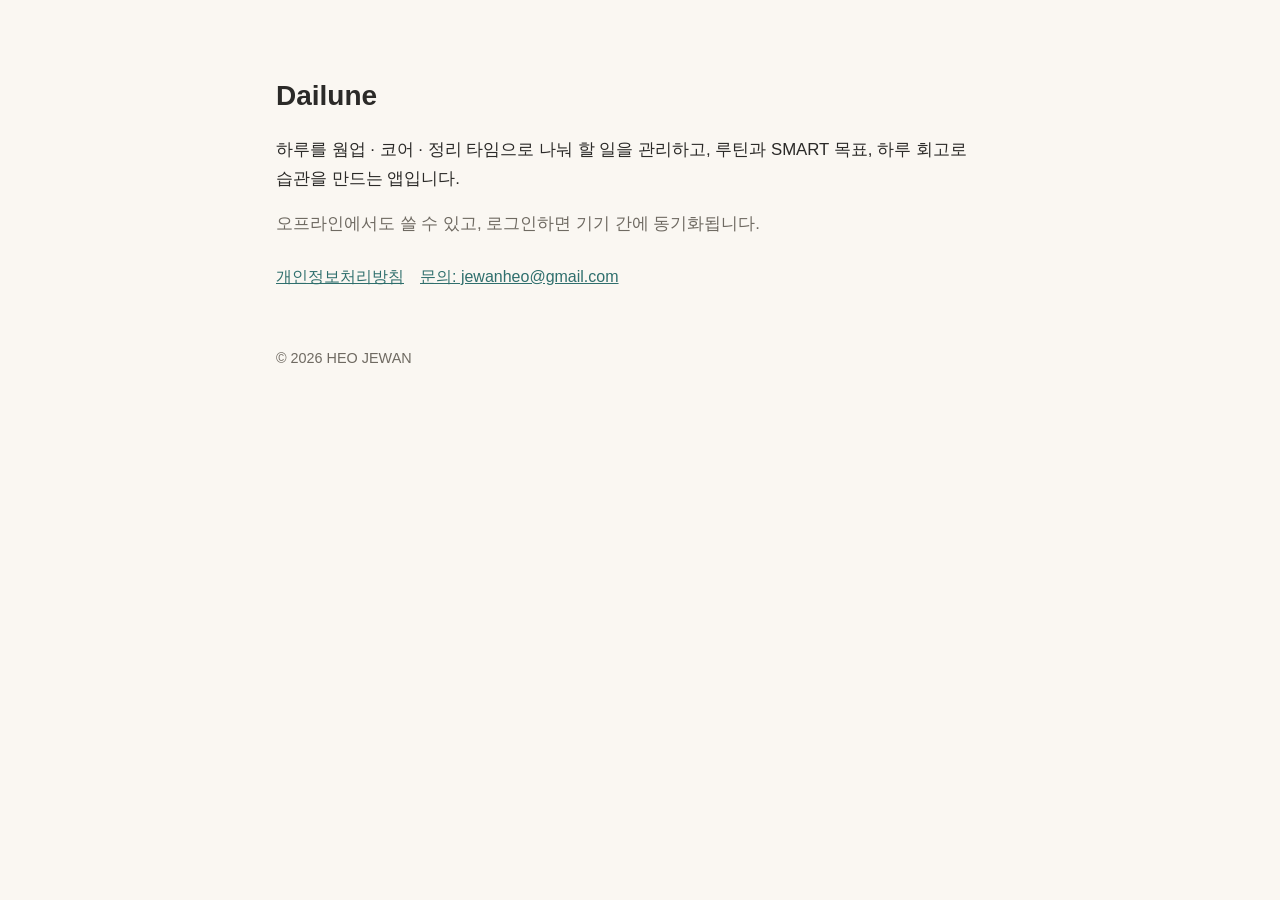
<file: index.html>
<!doctype html>
<html lang="ko">
<head>
  <meta charset="utf-8">
  <meta name="viewport" content="width=device-width, initial-scale=1">
  <title>Dailune</title>
  <meta name="description" content="Dailune — 하루를 웜업·코어·정리로 나눠 할 일, 루틴, 목표, 회고를 관리하는 앱">
  <link rel="icon" href="favicon.png">
  <link rel="stylesheet" href="style.css">
</head>
<body>
  <main>
    <section class="hero">
      <h1>Dailune</h1>
      <p>하루를 웜업 · 코어 · 정리 타임으로 나눠 할 일을 관리하고, 루틴과 SMART 목표, 하루 회고로 습관을 만드는 앱입니다.</p>
      <p class="muted">오프라인에서도 쓸 수 있고, 로그인하면 기기 간에 동기화됩니다.</p>
      <div class="links">
        <a href="privacy.html">개인정보처리방침</a>
        <a href="mailto:jewanheo@gmail.com">문의: jewanheo@gmail.com</a>
      </div>
    </section>
    <footer>© 2026 HEO JEWAN</footer>
  </main>
</body>
</html>
</file>
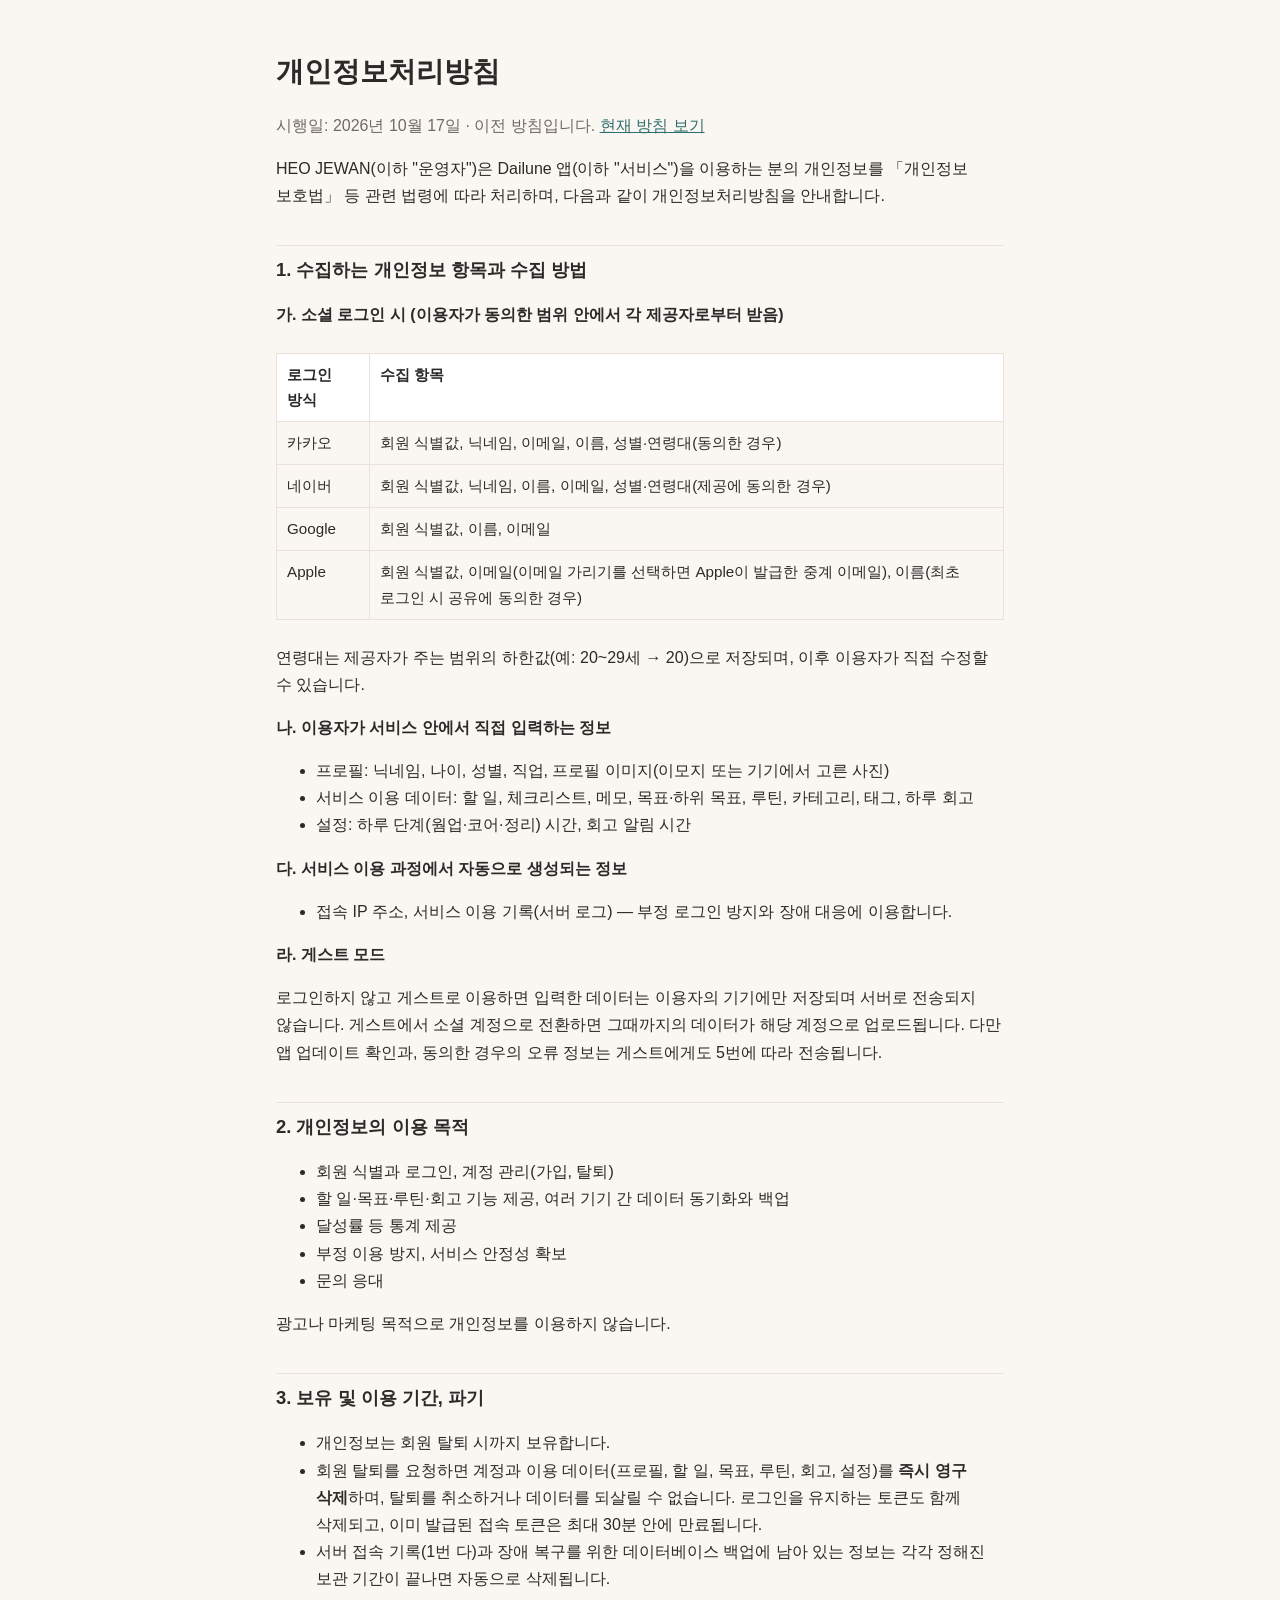
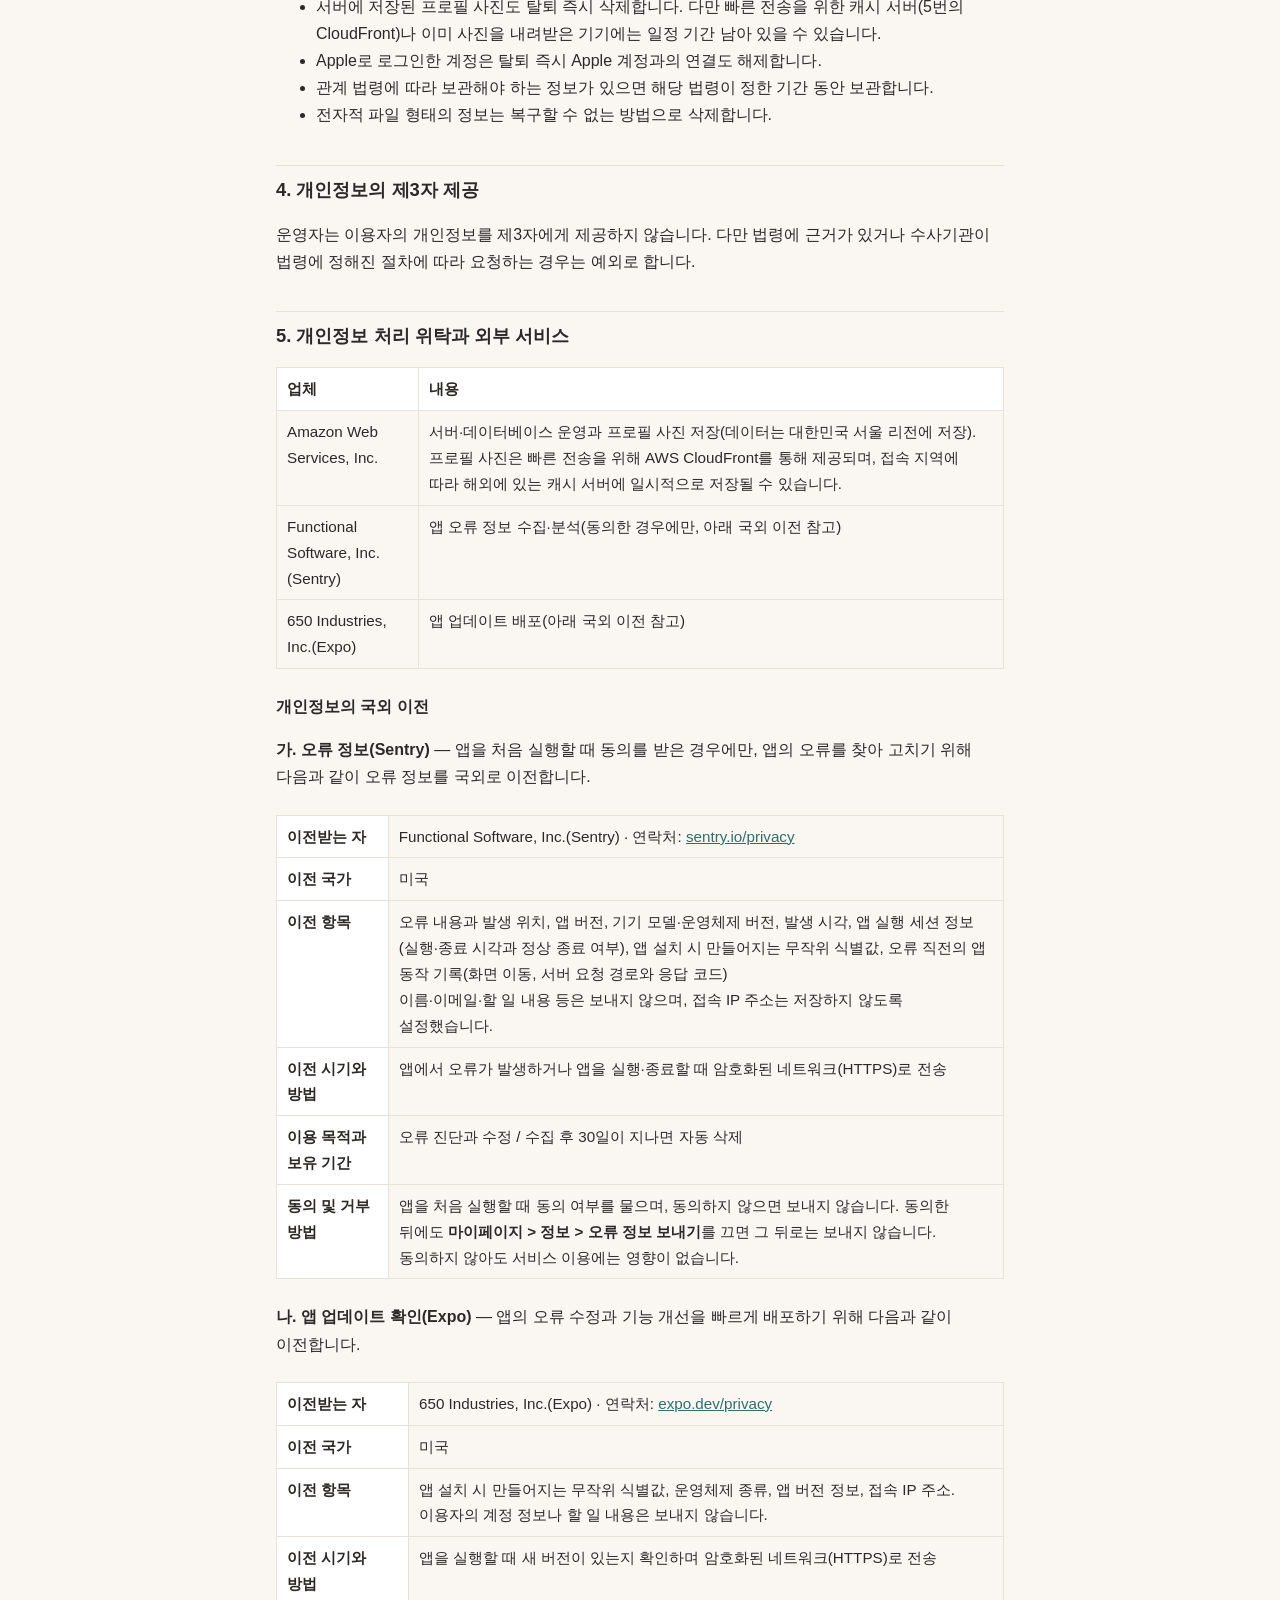
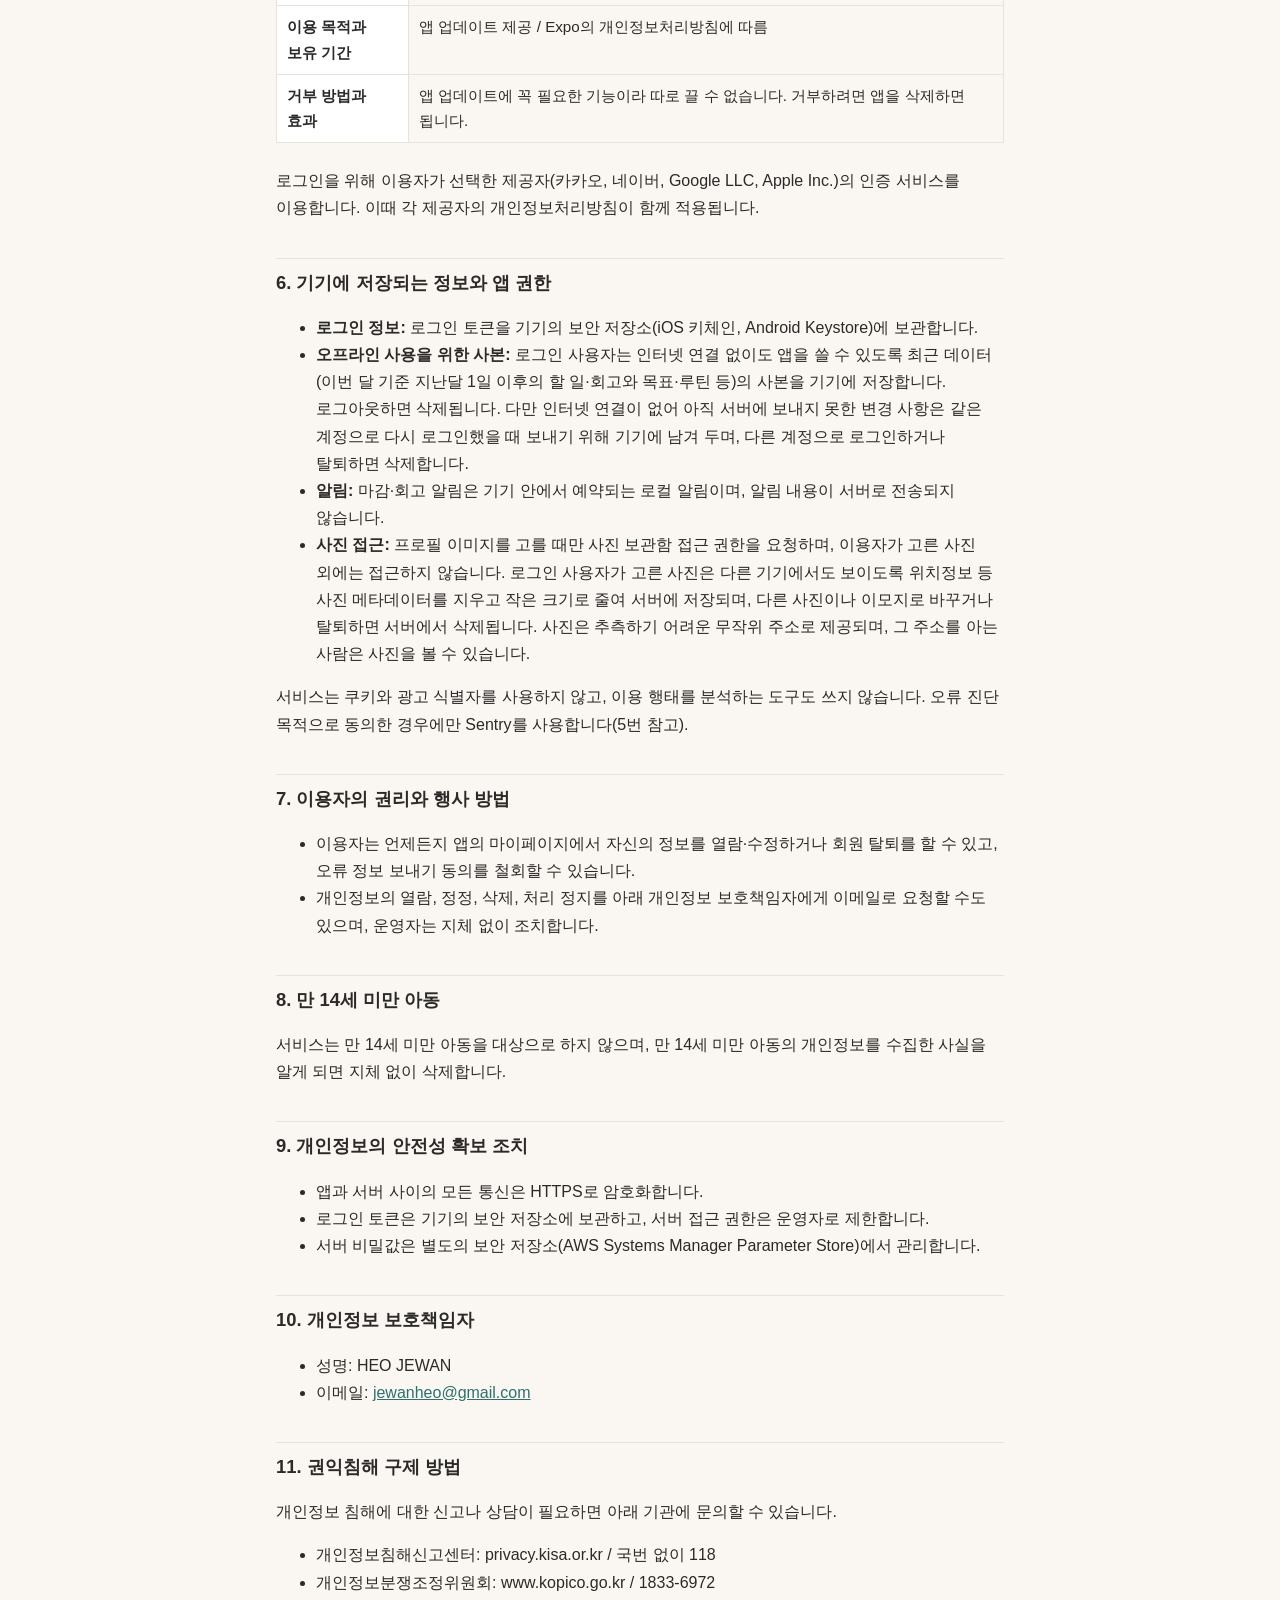
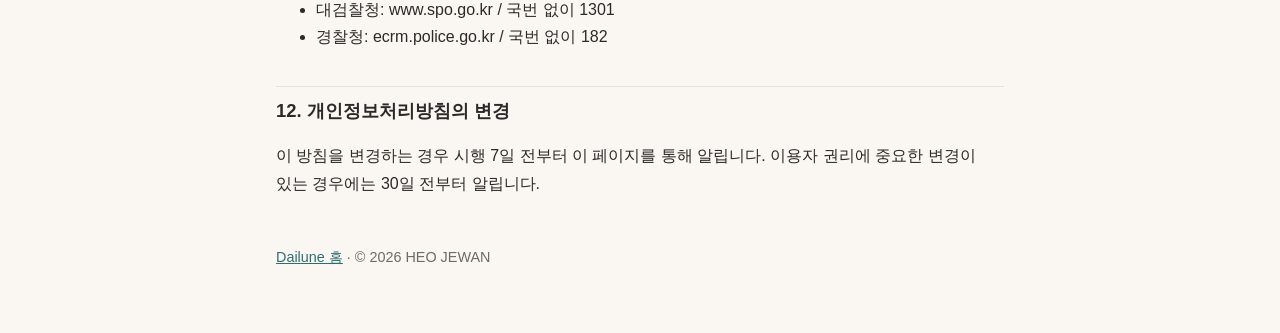
<file: privacy-20261017.html>
<!doctype html>
<html lang="ko">
<head>
  <meta charset="utf-8">
  <meta name="viewport" content="width=device-width, initial-scale=1">
  <title>이전 개인정보처리방침(2026.10.17) · Dailune</title>
  <meta name="description" content="Dailune 앱의 개인정보처리방침">
  <link rel="icon" href="favicon.png">
  <link rel="stylesheet" href="style.css">
</head>
<body>
  <main>
    <h1>개인정보처리방침</h1>
    <p class="muted">시행일: 2026년 10월 17일 · 이전 방침입니다. <a href="privacy.html">현재 방침 보기</a></p>

    <p>HEO JEWAN(이하 "운영자")은 Dailune 앱(이하 "서비스")을 이용하는 분의 개인정보를 「개인정보 보호법」 등 관련 법령에 따라 처리하며, 다음과 같이 개인정보처리방침을 안내합니다.</p>

    <h2>1. 수집하는 개인정보 항목과 수집 방법</h2>
    <p><strong>가. 소셜 로그인 시 (이용자가 동의한 범위 안에서 각 제공자로부터 받음)</strong></p>
    <div class="table-wrap">
      <table>
        <tr><th>로그인 방식</th><th>수집 항목</th></tr>
        <tr><td>카카오</td><td>회원 식별값, 닉네임, 이메일, 이름, 성별·연령대(동의한 경우)</td></tr>
        <tr><td>네이버</td><td>회원 식별값, 닉네임, 이름, 이메일, 성별·연령대(제공에 동의한 경우)</td></tr>
        <tr><td>Google</td><td>회원 식별값, 이름, 이메일</td></tr>
        <tr><td>Apple</td><td>회원 식별값, 이메일(이메일 가리기를 선택하면 Apple이 발급한 중계 이메일), 이름(최초 로그인 시 공유에 동의한 경우)</td></tr>
      </table>
    </div>
    <p>연령대는 제공자가 주는 범위의 하한값(예: 20~29세 → 20)으로 저장되며, 이후 이용자가 직접 수정할 수 있습니다.</p>

    <p><strong>나. 이용자가 서비스 안에서 직접 입력하는 정보</strong></p>
    <ul>
      <li>프로필: 닉네임, 나이, 성별, 직업, 프로필 이미지(이모지 또는 기기에서 고른 사진)</li>
      <li>서비스 이용 데이터: 할 일, 체크리스트, 메모, 목표·하위 목표, 루틴, 카테고리, 태그, 하루 회고</li>
      <li>설정: 하루 단계(웜업·코어·정리) 시간, 회고 알림 시간</li>
    </ul>

    <p><strong>다. 서비스 이용 과정에서 자동으로 생성되는 정보</strong></p>
    <ul>
      <li>접속 IP 주소, 서비스 이용 기록(서버 로그) — 부정 로그인 방지와 장애 대응에 이용합니다.</li>
    </ul>

    <p><strong>라. 게스트 모드</strong></p>
    <p>로그인하지 않고 게스트로 이용하면 입력한 데이터는 이용자의 기기에만 저장되며 서버로 전송되지 않습니다. 게스트에서 소셜 계정으로 전환하면 그때까지의 데이터가 해당 계정으로 업로드됩니다. 다만 앱 업데이트 확인과, 동의한 경우의 오류 정보는 게스트에게도 5번에 따라 전송됩니다.</p>

    <h2>2. 개인정보의 이용 목적</h2>
    <ul>
      <li>회원 식별과 로그인, 계정 관리(가입, 탈퇴)</li>
      <li>할 일·목표·루틴·회고 기능 제공, 여러 기기 간 데이터 동기화와 백업</li>
      <li>달성률 등 통계 제공</li>
      <li>부정 이용 방지, 서비스 안정성 확보</li>
      <li>문의 응대</li>
    </ul>
    <p>광고나 마케팅 목적으로 개인정보를 이용하지 않습니다.</p>

    <h2>3. 보유 및 이용 기간, 파기</h2>
    <ul>
      <li>개인정보는 회원 탈퇴 시까지 보유합니다.</li>
      <li>회원 탈퇴를 요청하면 계정과 이용 데이터(프로필, 할 일, 목표, 루틴, 회고, 설정)를 <strong>즉시 영구 삭제</strong>하며, 탈퇴를 취소하거나 데이터를 되살릴 수 없습니다. 로그인을 유지하는 토큰도 함께 삭제되고, 이미 발급된 접속 토큰은 최대 30분 안에 만료됩니다.</li>
      <li>서버 접속 기록(1번 다)과 장애 복구를 위한 데이터베이스 백업에 남아 있는 정보는 각각 정해진 보관 기간이 끝나면 자동으로 삭제됩니다.</li>
      <li>서버에 저장된 프로필 사진도 탈퇴 즉시 삭제합니다. 다만 빠른 전송을 위한 캐시 서버(5번의 CloudFront)나 이미 사진을 내려받은 기기에는 일정 기간 남아 있을 수 있습니다.</li>
      <li>Apple로 로그인한 계정은 탈퇴 즉시 Apple 계정과의 연결도 해제합니다.</li>
      <li>관계 법령에 따라 보관해야 하는 정보가 있으면 해당 법령이 정한 기간 동안 보관합니다.</li>
      <li>전자적 파일 형태의 정보는 복구할 수 없는 방법으로 삭제합니다.</li>
    </ul>

    <h2>4. 개인정보의 제3자 제공</h2>
    <p>운영자는 이용자의 개인정보를 제3자에게 제공하지 않습니다. 다만 법령에 근거가 있거나 수사기관이 법령에 정해진 절차에 따라 요청하는 경우는 예외로 합니다.</p>

    <h2>5. 개인정보 처리 위탁과 외부 서비스</h2>
    <div class="table-wrap">
      <table>
        <tr><th>업체</th><th>내용</th></tr>
        <tr><td>Amazon Web Services, Inc.</td><td>서버·데이터베이스 운영과 프로필 사진 저장(데이터는 대한민국 서울 리전에 저장). 프로필 사진은 빠른 전송을 위해 AWS CloudFront를 통해 제공되며, 접속 지역에 따라 해외에 있는 캐시 서버에 일시적으로 저장될 수 있습니다.</td></tr>
        <tr><td>Functional Software, Inc.(Sentry)</td><td>앱 오류 정보 수집·분석(동의한 경우에만, 아래 국외 이전 참고)</td></tr>
        <tr><td>650 Industries, Inc.(Expo)</td><td>앱 업데이트 배포(아래 국외 이전 참고)</td></tr>
      </table>
    </div>
    <p><strong>개인정보의 국외 이전</strong></p>
    <p><strong>가. 오류 정보(Sentry)</strong> — 앱을 처음 실행할 때 동의를 받은 경우에만, 앱의 오류를 찾아 고치기 위해 다음과 같이 오류 정보를 국외로 이전합니다.</p>
    <div class="table-wrap">
      <table>
        <tr><th>이전받는 자</th><td>Functional Software, Inc.(Sentry) · 연락처: <a href="https://sentry.io/privacy/">sentry.io/privacy</a></td></tr>
        <tr><th>이전 국가</th><td>미국</td></tr>
        <tr><th>이전 항목</th><td>오류 내용과 발생 위치, 앱 버전, 기기 모델·운영체제 버전, 발생 시각, 앱 실행 세션 정보(실행·종료 시각과 정상 종료 여부), 앱 설치 시 만들어지는 무작위 식별값, 오류 직전의 앱 동작 기록(화면 이동, 서버 요청 경로와 응답 코드)<br>이름·이메일·할 일 내용 등은 보내지 않으며, 접속 IP 주소는 저장하지 않도록 설정했습니다.</td></tr>
        <tr><th>이전 시기와 방법</th><td>앱에서 오류가 발생하거나 앱을 실행·종료할 때 암호화된 네트워크(HTTPS)로 전송</td></tr>
        <tr><th>이용 목적과 보유 기간</th><td>오류 진단과 수정 / 수집 후 30일이 지나면 자동 삭제</td></tr>
        <tr><th>동의 및 거부 방법</th><td>앱을 처음 실행할 때 동의 여부를 물으며, 동의하지 않으면 보내지 않습니다. 동의한 뒤에도 <strong>마이페이지 &gt; 정보 &gt; 오류 정보 보내기</strong>를 끄면 그 뒤로는 보내지 않습니다. 동의하지 않아도 서비스 이용에는 영향이 없습니다.</td></tr>
      </table>
    </div>
    <p><strong>나. 앱 업데이트 확인(Expo)</strong> — 앱의 오류 수정과 기능 개선을 빠르게 배포하기 위해 다음과 같이 이전합니다.</p>
    <div class="table-wrap">
      <table>
        <tr><th>이전받는 자</th><td>650 Industries, Inc.(Expo) · 연락처: <a href="https://expo.dev/privacy">expo.dev/privacy</a></td></tr>
        <tr><th>이전 국가</th><td>미국</td></tr>
        <tr><th>이전 항목</th><td>앱 설치 시 만들어지는 무작위 식별값, 운영체제 종류, 앱 버전 정보, 접속 IP 주소. 이용자의 계정 정보나 할 일 내용은 보내지 않습니다.</td></tr>
        <tr><th>이전 시기와 방법</th><td>앱을 실행할 때 새 버전이 있는지 확인하며 암호화된 네트워크(HTTPS)로 전송</td></tr>
        <tr><th>이용 목적과 보유 기간</th><td>앱 업데이트 제공 / Expo의 개인정보처리방침에 따름</td></tr>
        <tr><th>거부 방법과 효과</th><td>앱 업데이트에 꼭 필요한 기능이라 따로 끌 수 없습니다. 거부하려면 앱을 삭제하면 됩니다.</td></tr>
      </table>
    </div>
    <p>로그인을 위해 이용자가 선택한 제공자(카카오, 네이버, Google LLC, Apple Inc.)의 인증 서비스를 이용합니다. 이때 각 제공자의 개인정보처리방침이 함께 적용됩니다.</p>

    <h2>6. 기기에 저장되는 정보와 앱 권한</h2>
    <ul>
      <li><strong>로그인 정보:</strong> 로그인 토큰을 기기의 보안 저장소(iOS 키체인, Android Keystore)에 보관합니다.</li>
      <li><strong>오프라인 사용을 위한 사본:</strong> 로그인 사용자는 인터넷 연결 없이도 앱을 쓸 수 있도록 최근 데이터(이번 달 기준 지난달 1일 이후의 할 일·회고와 목표·루틴 등)의 사본을 기기에 저장합니다. 로그아웃하면 삭제됩니다. 다만 인터넷 연결이 없어 아직 서버에 보내지 못한 변경 사항은 같은 계정으로 다시 로그인했을 때 보내기 위해 기기에 남겨 두며, 다른 계정으로 로그인하거나 탈퇴하면 삭제합니다.</li>
      <li><strong>알림:</strong> 마감·회고 알림은 기기 안에서 예약되는 로컬 알림이며, 알림 내용이 서버로 전송되지 않습니다.</li>
      <li><strong>사진 접근:</strong> 프로필 이미지를 고를 때만 사진 보관함 접근 권한을 요청하며, 이용자가 고른 사진 외에는 접근하지 않습니다. 로그인 사용자가 고른 사진은 다른 기기에서도 보이도록 위치정보 등 사진 메타데이터를 지우고 작은 크기로 줄여 서버에 저장되며, 다른 사진이나 이모지로 바꾸거나 탈퇴하면 서버에서 삭제됩니다. 사진은 추측하기 어려운 무작위 주소로 제공되며, 그 주소를 아는 사람은 사진을 볼 수 있습니다.</li>
    </ul>
    <p>서비스는 쿠키와 광고 식별자를 사용하지 않고, 이용 행태를 분석하는 도구도 쓰지 않습니다. 오류 진단 목적으로 동의한 경우에만 Sentry를 사용합니다(5번 참고).</p>

    <h2>7. 이용자의 권리와 행사 방법</h2>
    <ul>
      <li>이용자는 언제든지 앱의 마이페이지에서 자신의 정보를 열람·수정하거나 회원 탈퇴를 할 수 있고, 오류 정보 보내기 동의를 철회할 수 있습니다.</li>
      <li>개인정보의 열람, 정정, 삭제, 처리 정지를 아래 개인정보 보호책임자에게 이메일로 요청할 수도 있으며, 운영자는 지체 없이 조치합니다.</li>
    </ul>

    <h2>8. 만 14세 미만 아동</h2>
    <p>서비스는 만 14세 미만 아동을 대상으로 하지 않으며, 만 14세 미만 아동의 개인정보를 수집한 사실을 알게 되면 지체 없이 삭제합니다.</p>

    <h2>9. 개인정보의 안전성 확보 조치</h2>
    <ul>
      <li>앱과 서버 사이의 모든 통신은 HTTPS로 암호화합니다.</li>
      <li>로그인 토큰은 기기의 보안 저장소에 보관하고, 서버 접근 권한은 운영자로 제한합니다.</li>
      <li>서버 비밀값은 별도의 보안 저장소(AWS Systems Manager Parameter Store)에서 관리합니다.</li>
    </ul>

    <h2>10. 개인정보 보호책임자</h2>
    <ul>
      <li>성명: HEO JEWAN</li>
      <li>이메일: <a href="mailto:jewanheo@gmail.com">jewanheo@gmail.com</a></li>
    </ul>

    <h2>11. 권익침해 구제 방법</h2>
    <p>개인정보 침해에 대한 신고나 상담이 필요하면 아래 기관에 문의할 수 있습니다.</p>
    <ul>
      <li>개인정보침해신고센터: privacy.kisa.or.kr / 국번 없이 118</li>
      <li>개인정보분쟁조정위원회: www.kopico.go.kr / 1833-6972</li>
      <li>대검찰청: www.spo.go.kr / 국번 없이 1301</li>
      <li>경찰청: ecrm.police.go.kr / 국번 없이 182</li>
    </ul>

    <h2>12. 개인정보처리방침의 변경</h2>
    <p>이 방침을 변경하는 경우 시행 7일 전부터 이 페이지를 통해 알립니다. 이용자 권리에 중요한 변경이 있는 경우에는 30일 전부터 알립니다.</p>

    <footer>
      <a href="./">Dailune 홈</a> · © 2026 HEO JEWAN
    </footer>
  </main>
</body>
</html>
</file>
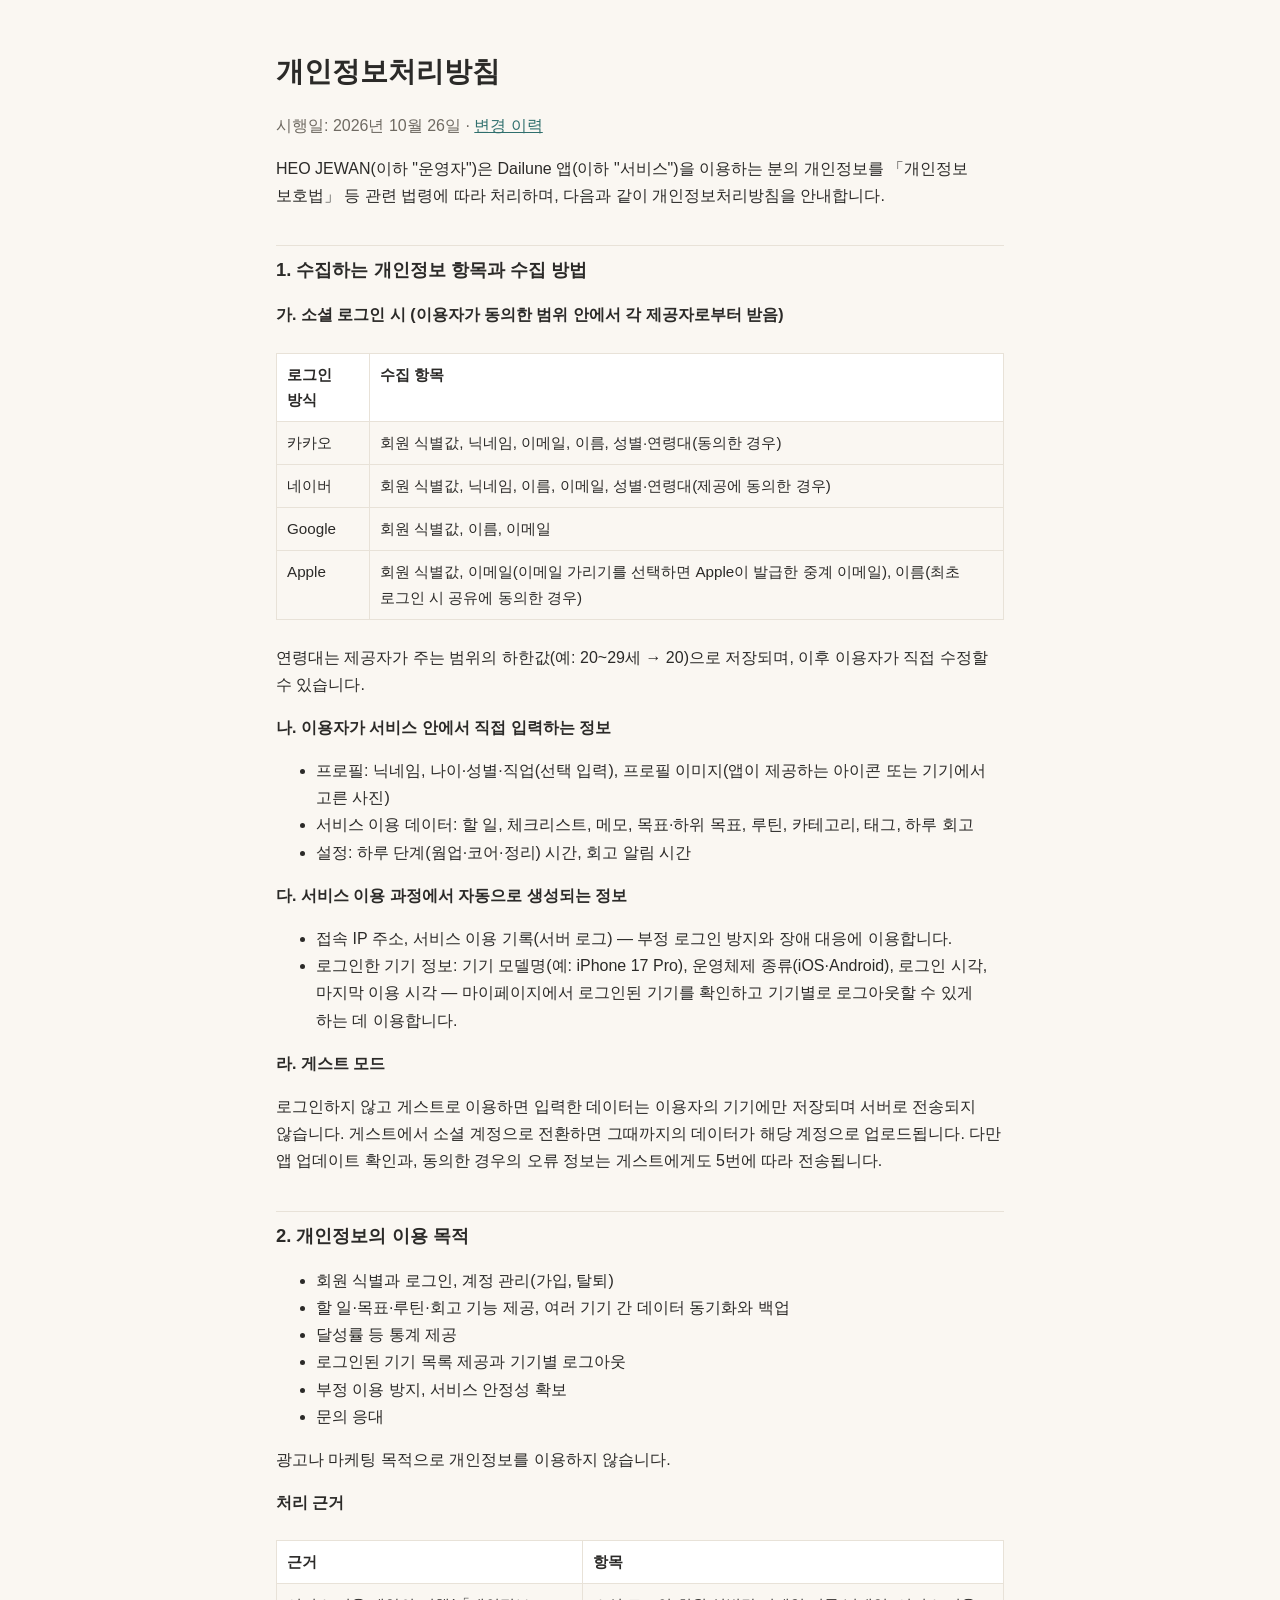
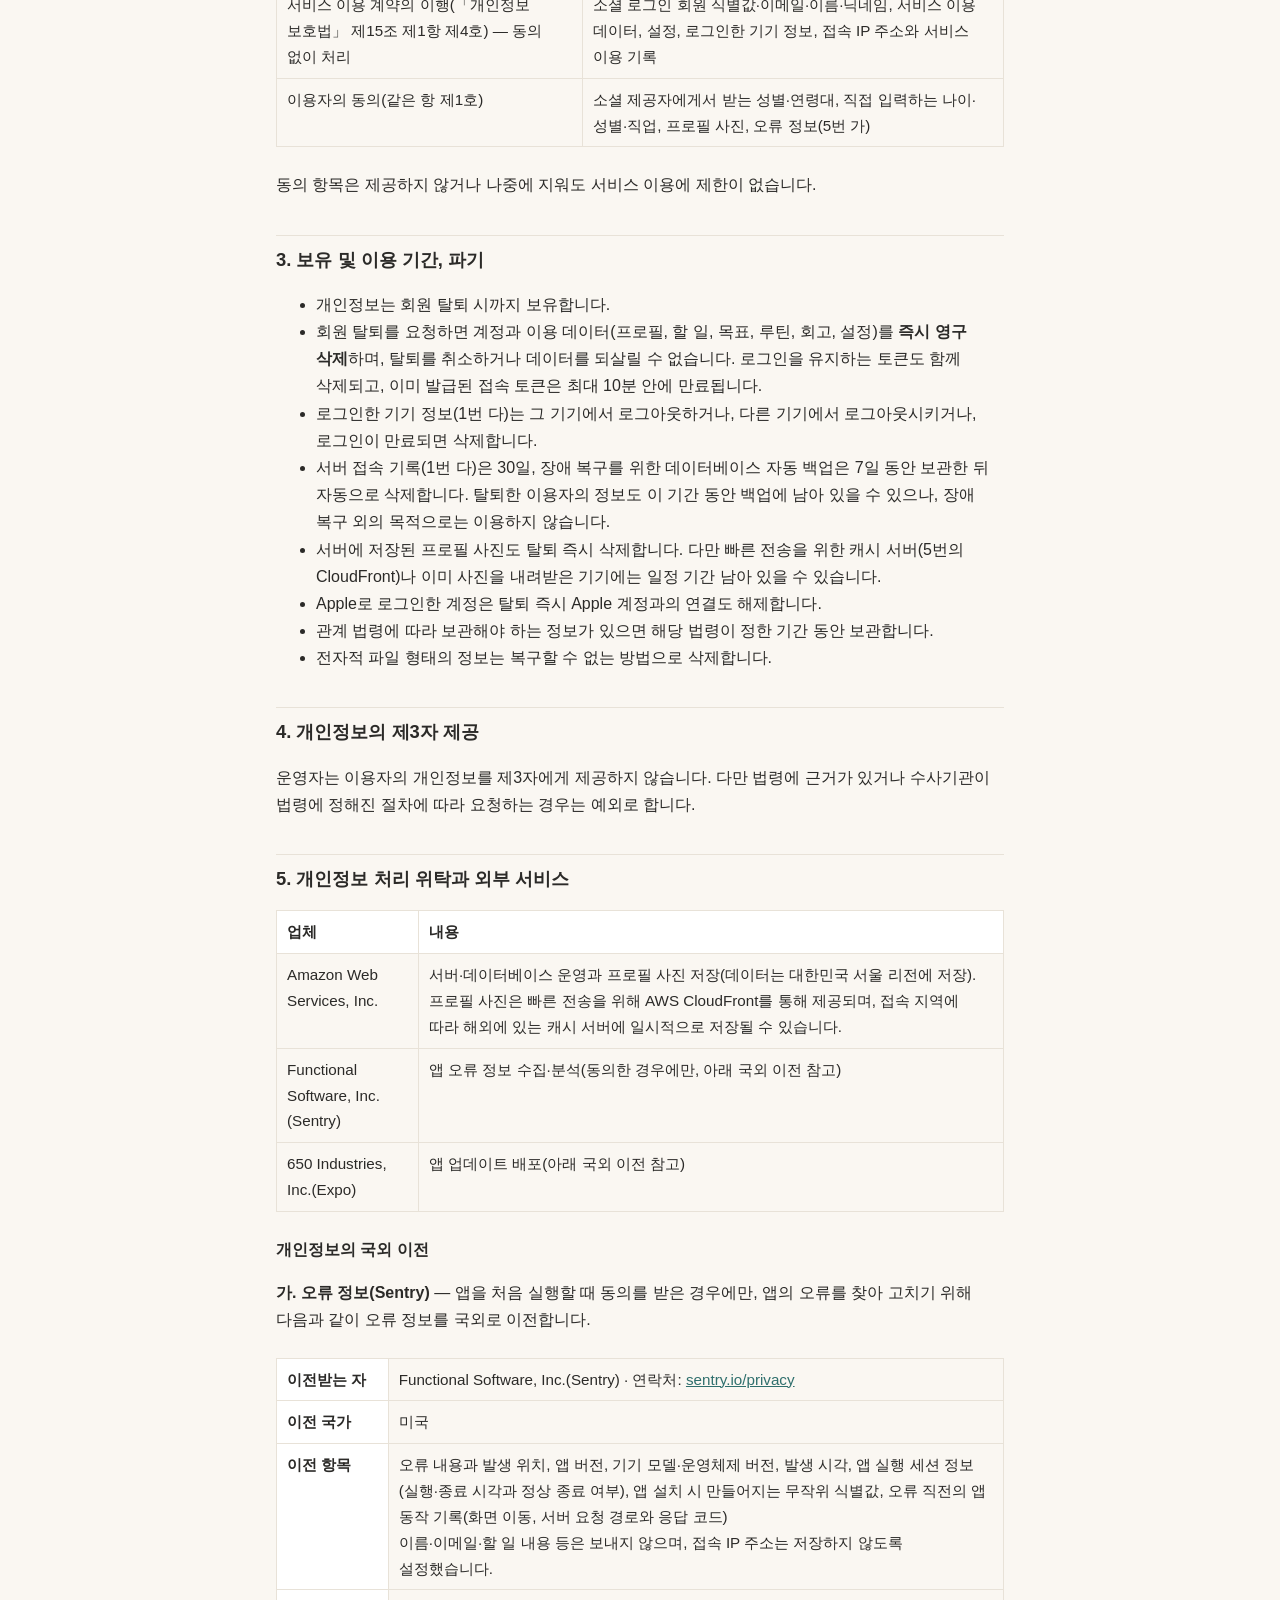
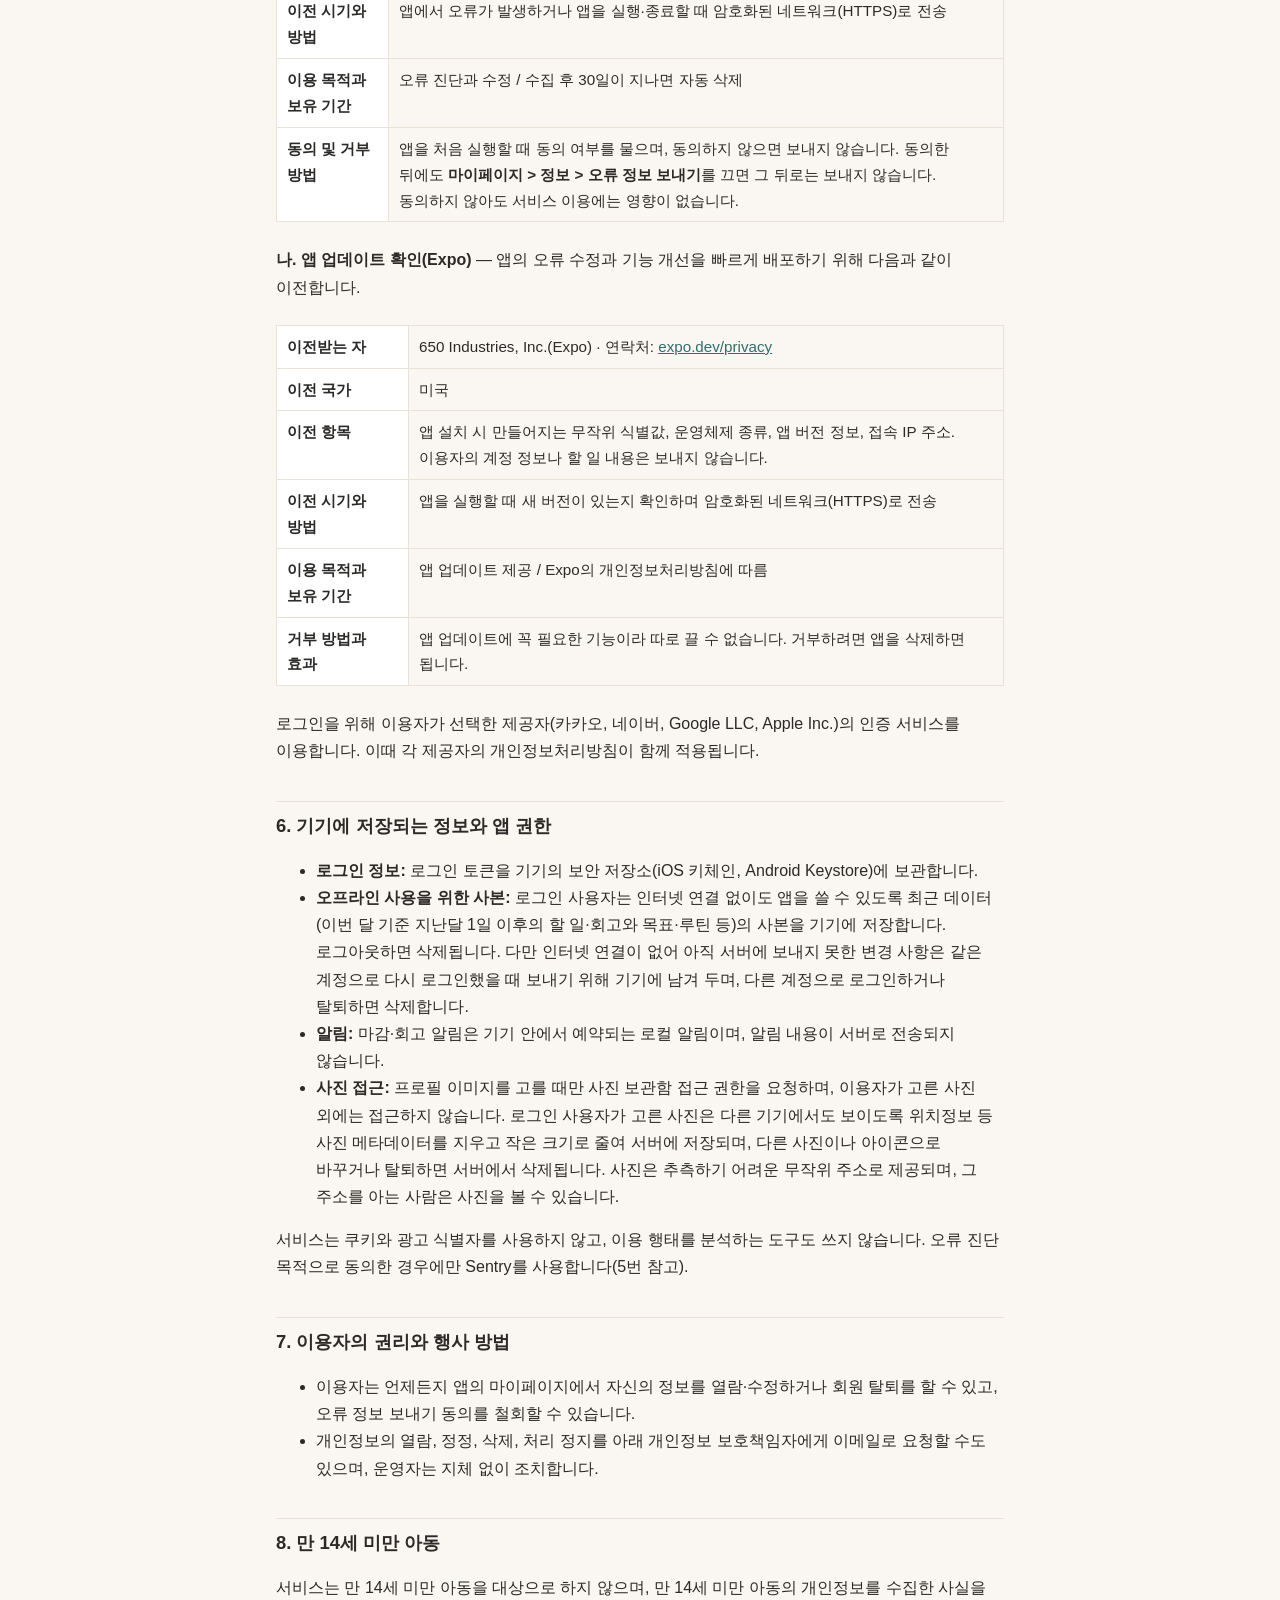
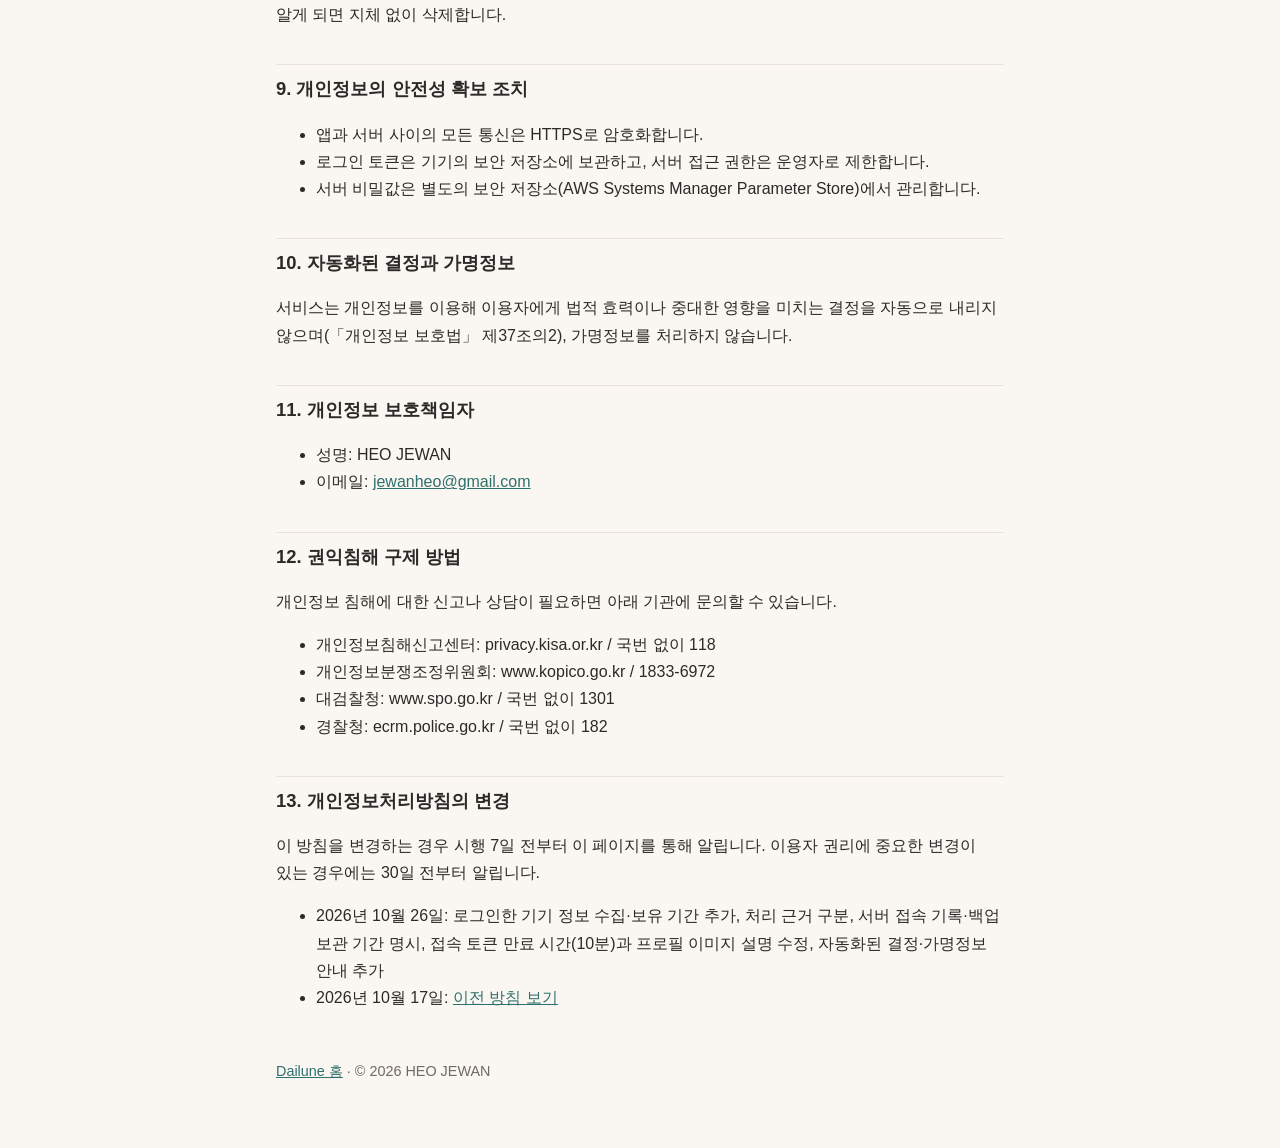
<file: privacy.html>
<!doctype html>
<html lang="ko">
<head>
  <meta charset="utf-8">
  <meta name="viewport" content="width=device-width, initial-scale=1">
  <title>개인정보처리방침 · Dailune</title>
  <meta name="description" content="Dailune 앱의 개인정보처리방침">
  <link rel="icon" href="favicon.png">
  <link rel="stylesheet" href="style.css">
</head>
<body>
  <main>
    <h1>개인정보처리방침</h1>
    <p class="muted">시행일: 2026년 10월 26일 · <a href="#history">변경 이력</a></p>

    <p>HEO JEWAN(이하 "운영자")은 Dailune 앱(이하 "서비스")을 이용하는 분의 개인정보를 「개인정보 보호법」 등 관련 법령에 따라 처리하며, 다음과 같이 개인정보처리방침을 안내합니다.</p>

    <h2>1. 수집하는 개인정보 항목과 수집 방법</h2>
    <p><strong>가. 소셜 로그인 시 (이용자가 동의한 범위 안에서 각 제공자로부터 받음)</strong></p>
    <div class="table-wrap">
      <table>
        <tr><th>로그인 방식</th><th>수집 항목</th></tr>
        <tr><td>카카오</td><td>회원 식별값, 닉네임, 이메일, 이름, 성별·연령대(동의한 경우)</td></tr>
        <tr><td>네이버</td><td>회원 식별값, 닉네임, 이름, 이메일, 성별·연령대(제공에 동의한 경우)</td></tr>
        <tr><td>Google</td><td>회원 식별값, 이름, 이메일</td></tr>
        <tr><td>Apple</td><td>회원 식별값, 이메일(이메일 가리기를 선택하면 Apple이 발급한 중계 이메일), 이름(최초 로그인 시 공유에 동의한 경우)</td></tr>
      </table>
    </div>
    <p>연령대는 제공자가 주는 범위의 하한값(예: 20~29세 → 20)으로 저장되며, 이후 이용자가 직접 수정할 수 있습니다.</p>

    <p><strong>나. 이용자가 서비스 안에서 직접 입력하는 정보</strong></p>
    <ul>
      <li>프로필: 닉네임, 나이·성별·직업(선택 입력), 프로필 이미지(앱이 제공하는 아이콘 또는 기기에서 고른 사진)</li>
      <li>서비스 이용 데이터: 할 일, 체크리스트, 메모, 목표·하위 목표, 루틴, 카테고리, 태그, 하루 회고</li>
      <li>설정: 하루 단계(웜업·코어·정리) 시간, 회고 알림 시간</li>
    </ul>

    <p><strong>다. 서비스 이용 과정에서 자동으로 생성되는 정보</strong></p>
    <ul>
      <li>접속 IP 주소, 서비스 이용 기록(서버 로그) — 부정 로그인 방지와 장애 대응에 이용합니다.</li>
      <li>로그인한 기기 정보: 기기 모델명(예: iPhone 17 Pro), 운영체제 종류(iOS·Android), 로그인 시각, 마지막 이용 시각 — 마이페이지에서 로그인된 기기를 확인하고 기기별로 로그아웃할 수 있게 하는 데 이용합니다.</li>
    </ul>

    <p><strong>라. 게스트 모드</strong></p>
    <p>로그인하지 않고 게스트로 이용하면 입력한 데이터는 이용자의 기기에만 저장되며 서버로 전송되지 않습니다. 게스트에서 소셜 계정으로 전환하면 그때까지의 데이터가 해당 계정으로 업로드됩니다. 다만 앱 업데이트 확인과, 동의한 경우의 오류 정보는 게스트에게도 5번에 따라 전송됩니다.</p>

    <h2>2. 개인정보의 이용 목적</h2>
    <ul>
      <li>회원 식별과 로그인, 계정 관리(가입, 탈퇴)</li>
      <li>할 일·목표·루틴·회고 기능 제공, 여러 기기 간 데이터 동기화와 백업</li>
      <li>달성률 등 통계 제공</li>
      <li>로그인된 기기 목록 제공과 기기별 로그아웃</li>
      <li>부정 이용 방지, 서비스 안정성 확보</li>
      <li>문의 응대</li>
    </ul>
    <p>광고나 마케팅 목적으로 개인정보를 이용하지 않습니다.</p>
    <p><strong>처리 근거</strong></p>
    <div class="table-wrap">
      <table>
        <tr><th>근거</th><th>항목</th></tr>
        <tr><td>서비스 이용 계약의 이행(「개인정보 보호법」 제15조 제1항 제4호) — 동의 없이 처리</td><td>소셜 로그인 회원 식별값·이메일·이름·닉네임, 서비스 이용 데이터, 설정, 로그인한 기기 정보, 접속 IP 주소와 서비스 이용 기록</td></tr>
        <tr><td>이용자의 동의(같은 항 제1호)</td><td>소셜 제공자에게서 받는 성별·연령대, 직접 입력하는 나이·성별·직업, 프로필 사진, 오류 정보(5번 가)</td></tr>
      </table>
    </div>
    <p>동의 항목은 제공하지 않거나 나중에 지워도 서비스 이용에 제한이 없습니다.</p>

    <h2>3. 보유 및 이용 기간, 파기</h2>
    <ul>
      <li>개인정보는 회원 탈퇴 시까지 보유합니다.</li>
      <li>회원 탈퇴를 요청하면 계정과 이용 데이터(프로필, 할 일, 목표, 루틴, 회고, 설정)를 <strong>즉시 영구 삭제</strong>하며, 탈퇴를 취소하거나 데이터를 되살릴 수 없습니다. 로그인을 유지하는 토큰도 함께 삭제되고, 이미 발급된 접속 토큰은 최대 10분 안에 만료됩니다.</li>
      <li>로그인한 기기 정보(1번 다)는 그 기기에서 로그아웃하거나, 다른 기기에서 로그아웃시키거나, 로그인이 만료되면 삭제합니다.</li>
      <li>서버 접속 기록(1번 다)은 30일, 장애 복구를 위한 데이터베이스 자동 백업은 7일 동안 보관한 뒤 자동으로 삭제합니다. 탈퇴한 이용자의 정보도 이 기간 동안 백업에 남아 있을 수 있으나, 장애 복구 외의 목적으로는 이용하지 않습니다.</li>
      <li>서버에 저장된 프로필 사진도 탈퇴 즉시 삭제합니다. 다만 빠른 전송을 위한 캐시 서버(5번의 CloudFront)나 이미 사진을 내려받은 기기에는 일정 기간 남아 있을 수 있습니다.</li>
      <li>Apple로 로그인한 계정은 탈퇴 즉시 Apple 계정과의 연결도 해제합니다.</li>
      <li>관계 법령에 따라 보관해야 하는 정보가 있으면 해당 법령이 정한 기간 동안 보관합니다.</li>
      <li>전자적 파일 형태의 정보는 복구할 수 없는 방법으로 삭제합니다.</li>
    </ul>

    <h2>4. 개인정보의 제3자 제공</h2>
    <p>운영자는 이용자의 개인정보를 제3자에게 제공하지 않습니다. 다만 법령에 근거가 있거나 수사기관이 법령에 정해진 절차에 따라 요청하는 경우는 예외로 합니다.</p>

    <h2>5. 개인정보 처리 위탁과 외부 서비스</h2>
    <div class="table-wrap">
      <table>
        <tr><th>업체</th><th>내용</th></tr>
        <tr><td>Amazon Web Services, Inc.</td><td>서버·데이터베이스 운영과 프로필 사진 저장(데이터는 대한민국 서울 리전에 저장). 프로필 사진은 빠른 전송을 위해 AWS CloudFront를 통해 제공되며, 접속 지역에 따라 해외에 있는 캐시 서버에 일시적으로 저장될 수 있습니다.</td></tr>
        <tr><td>Functional Software, Inc.(Sentry)</td><td>앱 오류 정보 수집·분석(동의한 경우에만, 아래 국외 이전 참고)</td></tr>
        <tr><td>650 Industries, Inc.(Expo)</td><td>앱 업데이트 배포(아래 국외 이전 참고)</td></tr>
      </table>
    </div>
    <p><strong>개인정보의 국외 이전</strong></p>
    <p><strong>가. 오류 정보(Sentry)</strong> — 앱을 처음 실행할 때 동의를 받은 경우에만, 앱의 오류를 찾아 고치기 위해 다음과 같이 오류 정보를 국외로 이전합니다.</p>
    <div class="table-wrap">
      <table>
        <tr><th>이전받는 자</th><td>Functional Software, Inc.(Sentry) · 연락처: <a href="https://sentry.io/privacy/">sentry.io/privacy</a></td></tr>
        <tr><th>이전 국가</th><td>미국</td></tr>
        <tr><th>이전 항목</th><td>오류 내용과 발생 위치, 앱 버전, 기기 모델·운영체제 버전, 발생 시각, 앱 실행 세션 정보(실행·종료 시각과 정상 종료 여부), 앱 설치 시 만들어지는 무작위 식별값, 오류 직전의 앱 동작 기록(화면 이동, 서버 요청 경로와 응답 코드)<br>이름·이메일·할 일 내용 등은 보내지 않으며, 접속 IP 주소는 저장하지 않도록 설정했습니다.</td></tr>
        <tr><th>이전 시기와 방법</th><td>앱에서 오류가 발생하거나 앱을 실행·종료할 때 암호화된 네트워크(HTTPS)로 전송</td></tr>
        <tr><th>이용 목적과 보유 기간</th><td>오류 진단과 수정 / 수집 후 30일이 지나면 자동 삭제</td></tr>
        <tr><th>동의 및 거부 방법</th><td>앱을 처음 실행할 때 동의 여부를 물으며, 동의하지 않으면 보내지 않습니다. 동의한 뒤에도 <strong>마이페이지 &gt; 정보 &gt; 오류 정보 보내기</strong>를 끄면 그 뒤로는 보내지 않습니다. 동의하지 않아도 서비스 이용에는 영향이 없습니다.</td></tr>
      </table>
    </div>
    <p><strong>나. 앱 업데이트 확인(Expo)</strong> — 앱의 오류 수정과 기능 개선을 빠르게 배포하기 위해 다음과 같이 이전합니다.</p>
    <div class="table-wrap">
      <table>
        <tr><th>이전받는 자</th><td>650 Industries, Inc.(Expo) · 연락처: <a href="https://expo.dev/privacy">expo.dev/privacy</a></td></tr>
        <tr><th>이전 국가</th><td>미국</td></tr>
        <tr><th>이전 항목</th><td>앱 설치 시 만들어지는 무작위 식별값, 운영체제 종류, 앱 버전 정보, 접속 IP 주소. 이용자의 계정 정보나 할 일 내용은 보내지 않습니다.</td></tr>
        <tr><th>이전 시기와 방법</th><td>앱을 실행할 때 새 버전이 있는지 확인하며 암호화된 네트워크(HTTPS)로 전송</td></tr>
        <tr><th>이용 목적과 보유 기간</th><td>앱 업데이트 제공 / Expo의 개인정보처리방침에 따름</td></tr>
        <tr><th>거부 방법과 효과</th><td>앱 업데이트에 꼭 필요한 기능이라 따로 끌 수 없습니다. 거부하려면 앱을 삭제하면 됩니다.</td></tr>
      </table>
    </div>
    <p>로그인을 위해 이용자가 선택한 제공자(카카오, 네이버, Google LLC, Apple Inc.)의 인증 서비스를 이용합니다. 이때 각 제공자의 개인정보처리방침이 함께 적용됩니다.</p>

    <h2>6. 기기에 저장되는 정보와 앱 권한</h2>
    <ul>
      <li><strong>로그인 정보:</strong> 로그인 토큰을 기기의 보안 저장소(iOS 키체인, Android Keystore)에 보관합니다.</li>
      <li><strong>오프라인 사용을 위한 사본:</strong> 로그인 사용자는 인터넷 연결 없이도 앱을 쓸 수 있도록 최근 데이터(이번 달 기준 지난달 1일 이후의 할 일·회고와 목표·루틴 등)의 사본을 기기에 저장합니다. 로그아웃하면 삭제됩니다. 다만 인터넷 연결이 없어 아직 서버에 보내지 못한 변경 사항은 같은 계정으로 다시 로그인했을 때 보내기 위해 기기에 남겨 두며, 다른 계정으로 로그인하거나 탈퇴하면 삭제합니다.</li>
      <li><strong>알림:</strong> 마감·회고 알림은 기기 안에서 예약되는 로컬 알림이며, 알림 내용이 서버로 전송되지 않습니다.</li>
      <li><strong>사진 접근:</strong> 프로필 이미지를 고를 때만 사진 보관함 접근 권한을 요청하며, 이용자가 고른 사진 외에는 접근하지 않습니다. 로그인 사용자가 고른 사진은 다른 기기에서도 보이도록 위치정보 등 사진 메타데이터를 지우고 작은 크기로 줄여 서버에 저장되며, 다른 사진이나 아이콘으로 바꾸거나 탈퇴하면 서버에서 삭제됩니다. 사진은 추측하기 어려운 무작위 주소로 제공되며, 그 주소를 아는 사람은 사진을 볼 수 있습니다.</li>
    </ul>
    <p>서비스는 쿠키와 광고 식별자를 사용하지 않고, 이용 행태를 분석하는 도구도 쓰지 않습니다. 오류 진단 목적으로 동의한 경우에만 Sentry를 사용합니다(5번 참고).</p>

    <h2>7. 이용자의 권리와 행사 방법</h2>
    <ul>
      <li>이용자는 언제든지 앱의 마이페이지에서 자신의 정보를 열람·수정하거나 회원 탈퇴를 할 수 있고, 오류 정보 보내기 동의를 철회할 수 있습니다.</li>
      <li>개인정보의 열람, 정정, 삭제, 처리 정지를 아래 개인정보 보호책임자에게 이메일로 요청할 수도 있으며, 운영자는 지체 없이 조치합니다.</li>
    </ul>

    <h2>8. 만 14세 미만 아동</h2>
    <p>서비스는 만 14세 미만 아동을 대상으로 하지 않으며, 만 14세 미만 아동의 개인정보를 수집한 사실을 알게 되면 지체 없이 삭제합니다.</p>

    <h2>9. 개인정보의 안전성 확보 조치</h2>
    <ul>
      <li>앱과 서버 사이의 모든 통신은 HTTPS로 암호화합니다.</li>
      <li>로그인 토큰은 기기의 보안 저장소에 보관하고, 서버 접근 권한은 운영자로 제한합니다.</li>
      <li>서버 비밀값은 별도의 보안 저장소(AWS Systems Manager Parameter Store)에서 관리합니다.</li>
    </ul>

    <h2>10. 자동화된 결정과 가명정보</h2>
    <p>서비스는 개인정보를 이용해 이용자에게 법적 효력이나 중대한 영향을 미치는 결정을 자동으로 내리지 않으며(「개인정보 보호법」 제37조의2), 가명정보를 처리하지 않습니다.</p>

    <h2>11. 개인정보 보호책임자</h2>
    <ul>
      <li>성명: HEO JEWAN</li>
      <li>이메일: <a href="mailto:jewanheo@gmail.com">jewanheo@gmail.com</a></li>
    </ul>

    <h2>12. 권익침해 구제 방법</h2>
    <p>개인정보 침해에 대한 신고나 상담이 필요하면 아래 기관에 문의할 수 있습니다.</p>
    <ul>
      <li>개인정보침해신고센터: privacy.kisa.or.kr / 국번 없이 118</li>
      <li>개인정보분쟁조정위원회: www.kopico.go.kr / 1833-6972</li>
      <li>대검찰청: www.spo.go.kr / 국번 없이 1301</li>
      <li>경찰청: ecrm.police.go.kr / 국번 없이 182</li>
    </ul>

    <h2 id="history">13. 개인정보처리방침의 변경</h2>
    <p>이 방침을 변경하는 경우 시행 7일 전부터 이 페이지를 통해 알립니다. 이용자 권리에 중요한 변경이 있는 경우에는 30일 전부터 알립니다.</p>
    <ul>
      <li>2026년 10월 26일: 로그인한 기기 정보 수집·보유 기간 추가, 처리 근거 구분, 서버 접속 기록·백업 보관 기간 명시, 접속 토큰 만료 시간(10분)과 프로필 이미지 설명 수정, 자동화된 결정·가명정보 안내 추가</li>
      <li>2026년 10월 17일: <a href="privacy-20261017.html">이전 방침 보기</a></li>
    </ul>

    <footer>
      <a href="./">Dailune 홈</a> · © 2026 HEO JEWAN
    </footer>
  </main>
</body>
</html>
</file>
<file: style.css>
:root {
  --bg: #faf7f2;
  --surface: #ffffff;
  --text: #2b2a28;
  --muted: #6f6a62;
  --border: #e8e2d8;
  --primary: #2f6f6d;
}
@media (prefers-color-scheme: dark) {
  :root {
    --bg: #1b1a18;
    --surface: #24231f;
    --text: #ece8e1;
    --muted: #a39d93;
    --border: #3a3832;
    --primary: #6fb3ad;
  }
}
* { box-sizing: border-box; }
body {
  margin: 0;
  background: var(--bg);
  color: var(--text);
  font-family: -apple-system, BlinkMacSystemFont, "Apple SD Gothic Neo", "Noto Sans KR", "Malgun Gothic", sans-serif;
  line-height: 1.7;
  word-break: keep-all;
}
main { max-width: 760px; margin: 0 auto; padding: 48px 16px 64px; }
a { color: var(--primary); }
h1 { font-size: 1.75rem; margin: 0 0 8px; }
h2 { font-size: 1.15rem; margin: 36px 0 8px; padding-top: 8px; border-top: 1px solid var(--border); }
p, li { color: var(--text); }
.muted { color: var(--muted); }
table { width: 100%; border-collapse: collapse; margin: 8px 0; font-size: 0.95rem; }
th, td { border: 1px solid var(--border); padding: 8px 10px; text-align: left; vertical-align: top; }
th { background: var(--surface); }
.table-wrap { overflow-x: auto; }
footer { margin-top: 48px; color: var(--muted); font-size: 0.9rem; }
.hero { padding: 24px 0 8px; }
.hero p { font-size: 1.05rem; }
.links { display: flex; gap: 16px; flex-wrap: wrap; margin-top: 24px; }
</file>
